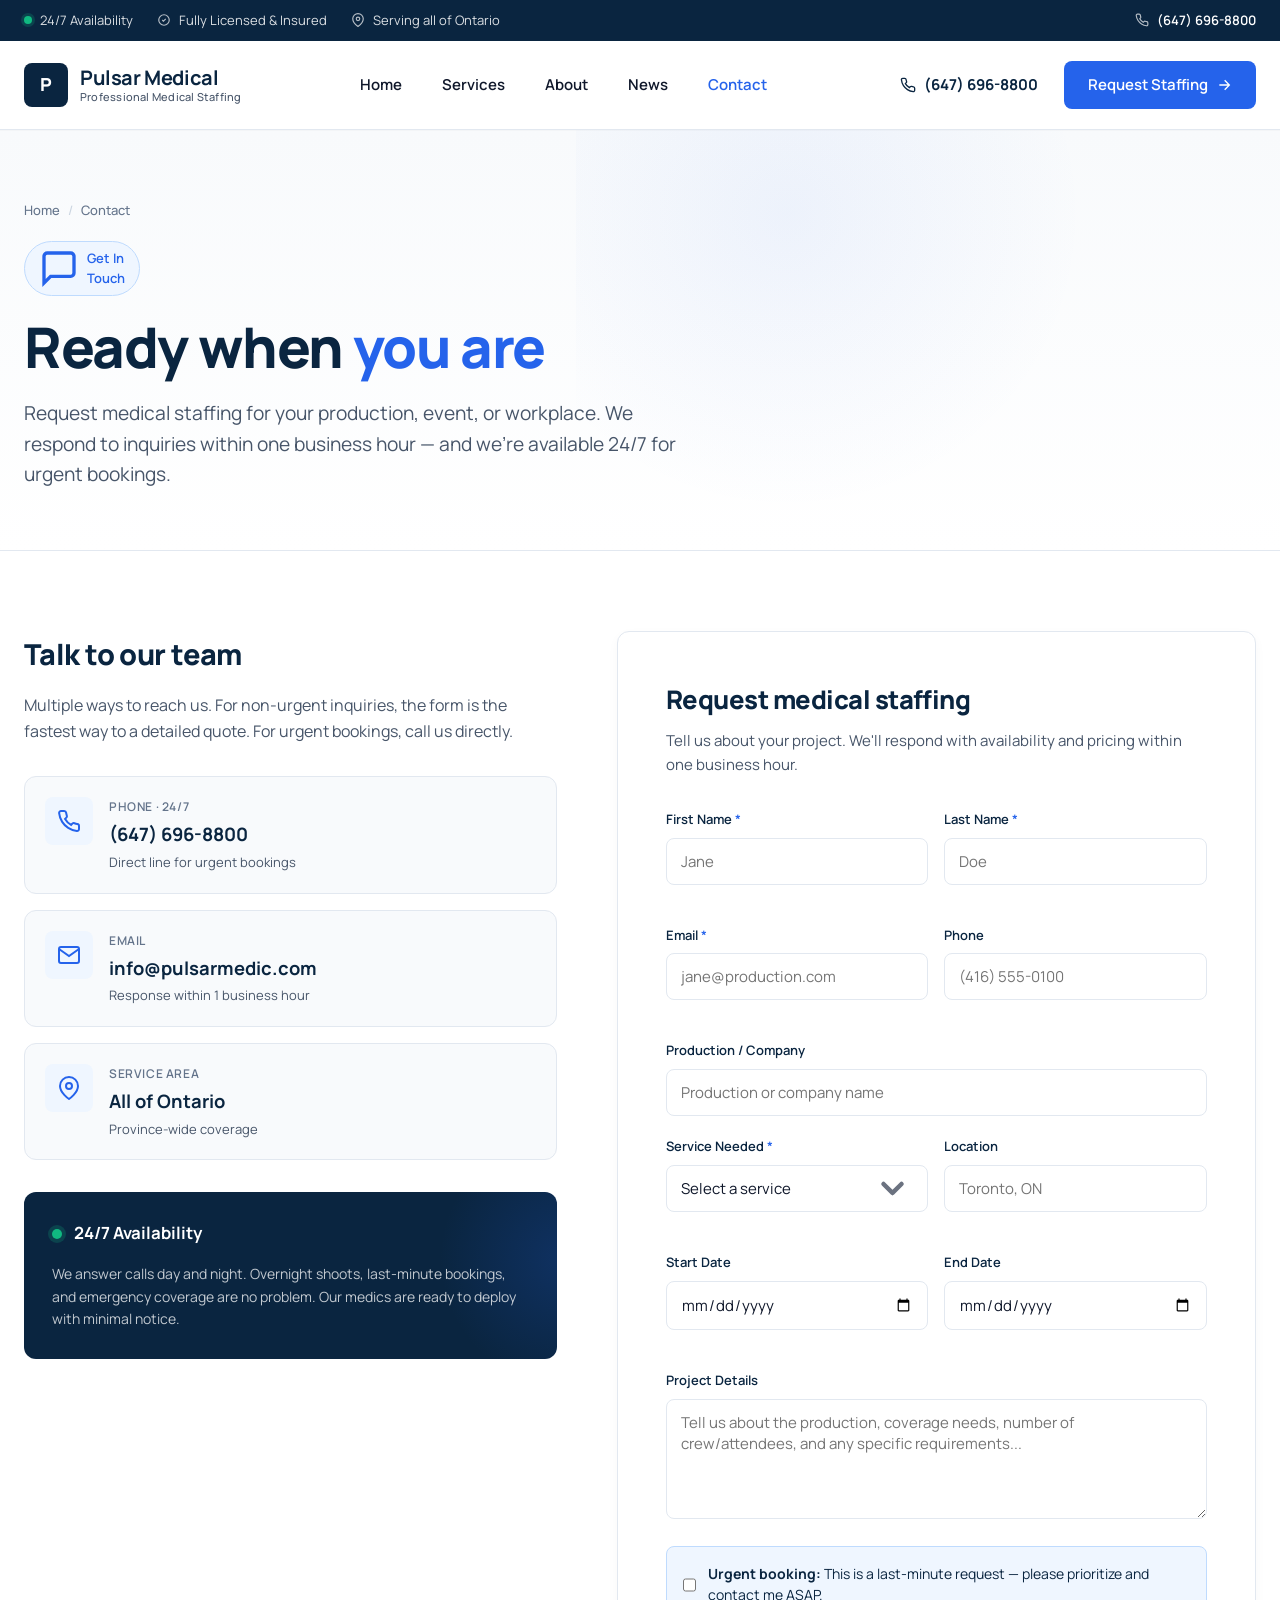
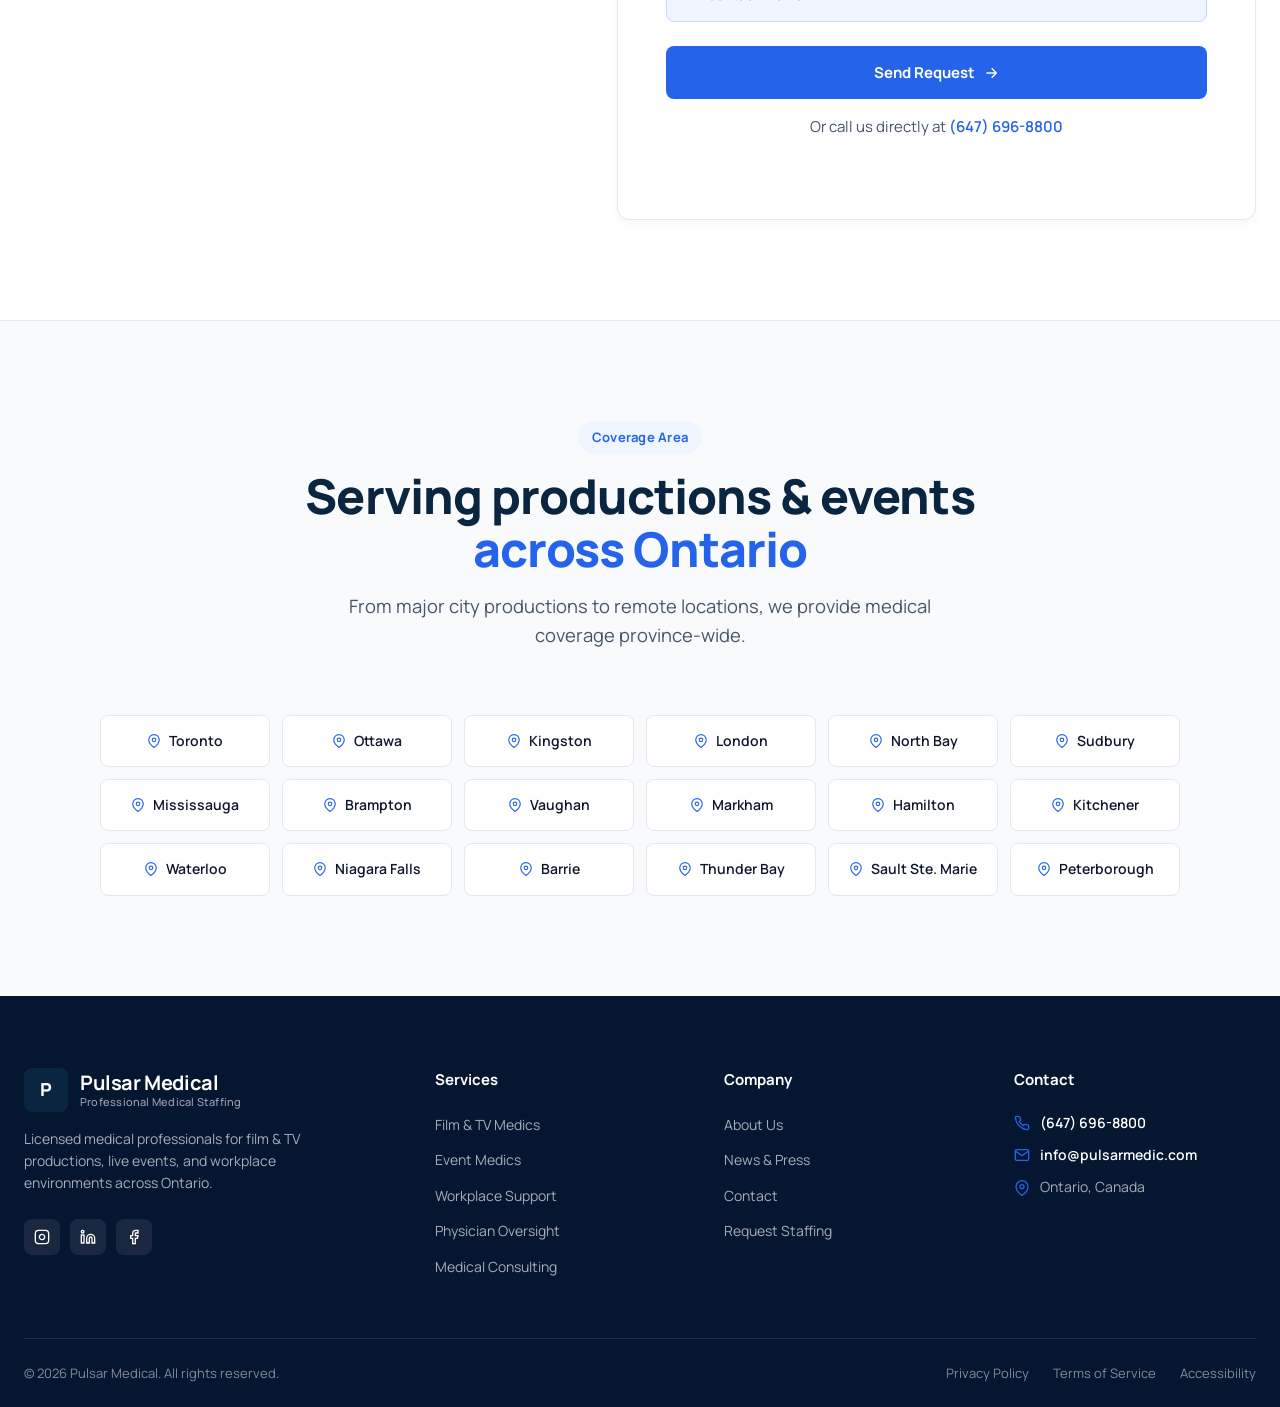
<file: contact.html>
<!DOCTYPE html>
<html lang="en">
<head>
<meta charset="UTF-8"/>
<meta name="viewport" content="width=device-width,initial-scale=1.0"/>
<title>Contact Us | Pulsar Medical — Professional Medical Staffing</title>
<meta name="description" content="Request medical staffing for your production, event, or workplace. 24/7 response. Call (647) 696-8800 or email info@pulsarmedic.com."/>
<link rel="preconnect" href="https://fonts.googleapis.com"/>
<link rel="preconnect" href="https://fonts.gstatic.com" crossorigin/>
<link href="https://fonts.googleapis.com/css2?family=Manrope:wght@400;500;600;700;800&display=swap" rel="stylesheet"/>
<link rel="stylesheet" href="shared.css"/>
<style>
.contact-section{background:var(--white);padding:80px 24px 100px}
.contact-layout{max-width:1280px;margin:0 auto;display:grid;grid-template-columns:1fr 1.2fr;gap:60px;align-items:start}

/* Contact info sidebar */
.contact-info h2{font-size:1.8rem;font-weight:800;color:var(--navy);margin-bottom:16px;letter-spacing:-.02em}
.contact-info>p{color:var(--text-muted);font-size:1rem;line-height:1.6;margin-bottom:32px}
.contact-methods{display:flex;flex-direction:column;gap:16px;margin-bottom:32px}
.contact-method{display:flex;gap:16px;padding:20px;background:var(--gray-50);border:1px solid var(--gray-200);border-radius:var(--radius-lg);transition:all .2s}
.contact-method:hover{border-color:var(--blue);background:var(--white);transform:translateY(-2px);box-shadow:0 10px 30px rgba(10,37,64,.06)}
.contact-method-icon{width:48px;height:48px;background:var(--blue-soft);border-radius:var(--radius);display:flex;align-items:center;justify-content:center;flex-shrink:0}
.contact-method-icon svg{width:24px;height:24px;color:var(--blue)}
.contact-method-text .label{font-size:12px;font-weight:600;color:var(--text-light);letter-spacing:.05em;text-transform:uppercase;margin-bottom:4px}
.contact-method-text .value{font-size:1.15rem;font-weight:700;color:var(--navy);margin-bottom:2px}
.contact-method-text .value a:hover{color:var(--blue)}
.contact-method-text .sub{font-size:13px;color:var(--text-muted)}

.hours-card{background:var(--navy);color:var(--white);border-radius:var(--radius-lg);padding:28px;position:relative;overflow:hidden}
.hours-card::before{content:'';position:absolute;top:-50%;right:-30%;width:300px;height:300px;background:radial-gradient(circle,rgba(37,99,235,.2) 0%,transparent 60%);pointer-events:none}
.hours-card-header{display:flex;align-items:center;gap:12px;margin-bottom:16px;position:relative}
.hours-card-dot{width:10px;height:10px;border-radius:50%;background:#10b981;box-shadow:0 0 0 4px rgba(16,185,129,.2);animation:pulse-status 2s infinite}
.hours-card-header strong{font-size:1.05rem;font-weight:700}
.hours-card p{color:rgba(255,255,255,.75);font-size:14px;line-height:1.6;position:relative}

/* Contact form */
.contact-form{background:var(--white);border:1px solid var(--gray-200);border-radius:var(--radius-lg);padding:48px;box-shadow:0 4px 12px rgba(0,0,0,.03)}
.contact-form h2{font-size:1.6rem;font-weight:800;color:var(--navy);margin-bottom:8px;letter-spacing:-.02em}
.contact-form>p{color:var(--text-muted);font-size:15px;margin-bottom:32px}

.form-group{margin-bottom:20px}
.form-row{display:grid;grid-template-columns:1fr 1fr;gap:16px;margin-bottom:20px}
.form-group label{display:block;font-size:13px;font-weight:600;color:var(--navy);margin-bottom:8px}
.form-group label .req{color:var(--blue)}
.form-group input,.form-group select,.form-group textarea{
  width:100%;
  padding:12px 14px;
  border:1.5px solid var(--gray-200);
  background:var(--white);
  border-radius:var(--radius);
  font-family:inherit;
  font-size:15px;
  color:var(--text);
  transition:all .15s;
  outline:none;
}
.form-group input:focus,.form-group select:focus,.form-group textarea:focus{
  border-color:var(--blue);
  box-shadow:0 0 0 3px rgba(37,99,235,.1);
}
.form-group textarea{resize:vertical;min-height:120px}
.form-group select{
  cursor:pointer;
  appearance:none;
  background-image:url("data:image/svg+xml,%3Csvg xmlns='http://www.w3.org/2000/svg' viewBox='0 0 20 20' fill='%236b7280'%3E%3Cpath fill-rule='evenodd' d='M5.293 7.293a1 1 0 011.414 0L10 10.586l3.293-3.293a1 1 0 111.414 1.414l-4 4a1 1 0 01-1.414 0l-4-4a1 1 0 010-1.414z' clip-rule='evenodd'/%3E%3C/svg%3E");
  background-repeat:no-repeat;
  background-position:right 12px center;
  padding-right:40px;
}
.form-checkbox{display:flex;gap:12px;padding:16px;background:var(--blue-soft);border:1px solid var(--blue-border);border-radius:var(--radius);margin-bottom:24px;font-size:14px;color:var(--navy);line-height:1.5;cursor:pointer}
.form-checkbox input{margin-top:2px;accent-color:var(--blue);flex-shrink:0}
.form-checkbox strong{font-weight:700}
.form-submit{
  width:100%;
  padding:16px;
  background:var(--blue);
  color:var(--white);
  border:none;
  border-radius:var(--radius);
  font-size:15px;
  font-weight:700;
  cursor:pointer;
  transition:all .2s;
  display:flex;
  align-items:center;
  justify-content:center;
  gap:8px;
  font-family:inherit;
}
.form-submit:hover{background:var(--blue-hover);transform:translateY(-1px);box-shadow:0 8px 20px rgba(37,99,235,.3)}
.form-submit svg{width:16px;height:16px}
.form-note{text-align:center;font-size:13px;color:var(--text-light);margin-top:16px}

/* Areas we serve */
.areas{background:var(--gray-50);border-top:1px solid var(--gray-200)}
.areas-grid{display:grid;grid-template-columns:repeat(auto-fit,minmax(160px,1fr));gap:12px;max-width:1080px;margin:0 auto}
.area-item{padding:14px 20px;background:var(--white);border:1px solid var(--gray-200);border-radius:var(--radius);text-align:center;font-size:14px;font-weight:600;color:var(--text);transition:all .15s;display:flex;align-items:center;justify-content:center;gap:8px}
.area-item svg{width:14px;height:14px;color:var(--blue);flex-shrink:0}
.area-item:hover{border-color:var(--blue);color:var(--blue);background:var(--blue-soft)}

@media(max-width:1024px){
  .contact-layout{grid-template-columns:1fr;gap:48px}
}
@media(max-width:768px){
  .contact-form{padding:32px 24px}
  .form-row{grid-template-columns:1fr}
}
</style>
</head>
<body>

<div class="top-bar">
  <div class="top-bar-inner">
    <div class="top-bar-left">
      <span class="top-bar-item"><span class="status-dot"></span>24/7 Availability</span>
      <span class="top-bar-item"><svg viewBox="0 0 24 24" fill="none" stroke="currentColor" stroke-width="2"><path d="M9 12l2 2 4-4"/><path d="M21 12c0 4.97-4.03 9-9 9s-9-4.03-9-9 4.03-9 9-9 9 4.03 9 9z"/></svg>Fully Licensed &amp; Insured</span>
      <span class="top-bar-item"><svg viewBox="0 0 24 24" fill="none" stroke="currentColor" stroke-width="2"><path d="M21 10c0 7-9 13-9 13s-9-6-9-13a9 9 0 0 1 18 0z"/><circle cx="12" cy="10" r="3"/></svg>Serving all of Ontario</span>
    </div>
    <div class="top-bar-item"><svg viewBox="0 0 24 24" fill="none" stroke="currentColor" stroke-width="2"><path d="M22 16.92v3a2 2 0 0 1-2.18 2 19.79 19.79 0 0 1-8.63-3.07 19.5 19.5 0 0 1-6-6 19.79 19.79 0 0 1-3.07-8.67A2 2 0 0 1 4.11 2h3a2 2 0 0 1 2 1.72 12.84 12.84 0 0 0 .7 2.81 2 2 0 0 1-.45 2.11L8.09 9.91a16 16 0 0 0 6 6l1.27-1.27a2 2 0 0 1 2.11-.45 12.84 12.84 0 0 0 2.81.7A2 2 0 0 1 22 16.92z"/></svg><a href="tel:+16476968800">(647) 696-8800</a></div>
  </div>
</div>

<header>
  <div class="nav-inner">
    <a href="index.html" class="logo"><div class="logo-mark">P</div><div class="logo-text">Pulsar Medical<span>Professional Medical Staffing</span></div></a>
    <nav class="nav-links">
      <a href="index.html">Home</a>
      <a href="services.html">Services</a>
      <a href="about.html">About</a>
      <a href="news.html">News</a>
      <a href="contact.html" class="active">Contact</a>
    </nav>
    <div class="nav-cta-group">
      <a href="tel:+16476968800" class="btn-phone"><svg viewBox="0 0 24 24" fill="none" stroke="currentColor" stroke-width="2"><path d="M22 16.92v3a2 2 0 0 1-2.18 2 19.79 19.79 0 0 1-8.63-3.07 19.5 19.5 0 0 1-6-6 19.79 19.79 0 0 1-3.07-8.67A2 2 0 0 1 4.11 2h3a2 2 0 0 1 2 1.72 12.84 12.84 0 0 0 .7 2.81 2 2 0 0 1-.45 2.11L8.09 9.91a16 16 0 0 0 6 6l1.27-1.27a2 2 0 0 1 2.11-.45 12.84 12.84 0 0 0 2.81.7A2 2 0 0 1 22 16.92z"/></svg>(647) 696-8800</a>
      <a href="#form" class="btn-primary">Request Staffing<svg viewBox="0 0 24 24" fill="none" stroke="currentColor" stroke-width="2"><path d="M5 12h14M13 5l7 7-7 7"/></svg></a>
      <button class="hamburger" onclick="document.querySelector('.nav-links').classList.toggle('open')"><span></span><span></span><span></span></button>
    </div>
  </div>
</header>

<section class="page-hero">
  <div class="page-hero-bg"></div>
  <div class="page-hero-inner">
    <div class="breadcrumb"><a href="index.html">Home</a><span class="sep">/</span>Contact</div>
    <div class="badge"><svg viewBox="0 0 24 24" fill="none" stroke="currentColor" stroke-width="2"><path d="M21 15a2 2 0 0 1-2 2H7l-4 4V5a2 2 0 0 1 2-2h14a2 2 0 0 1 2 2z"/></svg>Get In Touch</div>
    <h1>Ready when <span>you are</span></h1>
    <p>Request medical staffing for your production, event, or workplace. We respond to inquiries within one business hour — and we're available 24/7 for urgent bookings.</p>
  </div>
</section>

<section class="contact-section">
  <div class="contact-layout">
    <!-- Contact Info -->
    <div class="contact-info">
      <h2>Talk to our team</h2>
      <p>Multiple ways to reach us. For non-urgent inquiries, the form is the fastest way to a detailed quote. For urgent bookings, call us directly.</p>

      <div class="contact-methods">
        <div class="contact-method">
          <div class="contact-method-icon"><svg viewBox="0 0 24 24" fill="none" stroke="currentColor" stroke-width="2"><path d="M22 16.92v3a2 2 0 0 1-2.18 2 19.79 19.79 0 0 1-8.63-3.07 19.5 19.5 0 0 1-6-6 19.79 19.79 0 0 1-3.07-8.67A2 2 0 0 1 4.11 2h3a2 2 0 0 1 2 1.72 12.84 12.84 0 0 0 .7 2.81 2 2 0 0 1-.45 2.11L8.09 9.91a16 16 0 0 0 6 6l1.27-1.27a2 2 0 0 1 2.11-.45 12.84 12.84 0 0 0 2.81.7A2 2 0 0 1 22 16.92z"/></svg></div>
          <div class="contact-method-text">
            <div class="label">Phone &middot; 24/7</div>
            <div class="value"><a href="tel:+16476968800">(647) 696-8800</a></div>
            <div class="sub">Direct line for urgent bookings</div>
          </div>
        </div>

        <div class="contact-method">
          <div class="contact-method-icon"><svg viewBox="0 0 24 24" fill="none" stroke="currentColor" stroke-width="2"><path d="M4 4h16c1.1 0 2 .9 2 2v12c0 1.1-.9 2-2 2H4c-1.1 0-2-.9-2-2V6c0-1.1.9-2 2-2z"/><polyline points="22,6 12,13 2,6"/></svg></div>
          <div class="contact-method-text">
            <div class="label">Email</div>
            <div class="value"><a href="mailto:info@pulsarmedic.com">info@pulsarmedic.com</a></div>
            <div class="sub">Response within 1 business hour</div>
          </div>
        </div>

        <div class="contact-method">
          <div class="contact-method-icon"><svg viewBox="0 0 24 24" fill="none" stroke="currentColor" stroke-width="2"><path d="M21 10c0 7-9 13-9 13s-9-6-9-13a9 9 0 0 1 18 0z"/><circle cx="12" cy="10" r="3"/></svg></div>
          <div class="contact-method-text">
            <div class="label">Service Area</div>
            <div class="value">All of Ontario</div>
            <div class="sub">Province-wide coverage</div>
          </div>
        </div>
      </div>

      <div class="hours-card">
        <div class="hours-card-header">
          <span class="hours-card-dot"></span>
          <strong>24/7 Availability</strong>
        </div>
        <p>We answer calls day and night. Overnight shoots, last-minute bookings, and emergency coverage are no problem. Our medics are ready to deploy with minimal notice.</p>
      </div>
    </div>

    <!-- Form -->
    <form class="contact-form" id="form" onsubmit="event.preventDefault();alert('Thank you! We will respond within one business hour.');">
      <h2>Request medical staffing</h2>
      <p>Tell us about your project. We'll respond with availability and pricing within one business hour.</p>

      <div class="form-row">
        <div class="form-group">
          <label>First Name <span class="req">*</span></label>
          <input type="text" required placeholder="Jane"/>
        </div>
        <div class="form-group">
          <label>Last Name <span class="req">*</span></label>
          <input type="text" required placeholder="Doe"/>
        </div>
      </div>

      <div class="form-row">
        <div class="form-group">
          <label>Email <span class="req">*</span></label>
          <input type="email" required placeholder="jane@production.com"/>
        </div>
        <div class="form-group">
          <label>Phone</label>
          <input type="tel" placeholder="(416) 555-0100"/>
        </div>
      </div>

      <div class="form-group">
        <label>Production / Company</label>
        <input type="text" placeholder="Production or company name"/>
      </div>

      <div class="form-row">
        <div class="form-group">
          <label>Service Needed <span class="req">*</span></label>
          <select required>
            <option value="">Select a service</option>
            <option>Film &amp; TV Set Medic</option>
            <option>Event / Festival Medic</option>
            <option>Workplace Medical Support</option>
            <option>Medical Consulting</option>
            <option>Specialty Medical Extras</option>
            <option>Other / Not sure</option>
          </select>
        </div>
        <div class="form-group">
          <label>Location</label>
          <input type="text" placeholder="Toronto, ON"/>
        </div>
      </div>

      <div class="form-row">
        <div class="form-group">
          <label>Start Date</label>
          <input type="date"/>
        </div>
        <div class="form-group">
          <label>End Date</label>
          <input type="date"/>
        </div>
      </div>

      <div class="form-group">
        <label>Project Details</label>
        <textarea placeholder="Tell us about the production, coverage needs, number of crew/attendees, and any specific requirements..."></textarea>
      </div>

      <label class="form-checkbox">
        <input type="checkbox"/>
        <span><strong>Urgent booking:</strong> This is a last-minute request &mdash; please prioritize and contact me ASAP.</span>
      </label>

      <button type="submit" class="form-submit">
        Send Request
        <svg viewBox="0 0 24 24" fill="none" stroke="currentColor" stroke-width="2"><path d="M5 12h14M13 5l7 7-7 7"/></svg>
      </button>
      <p class="form-note">Or call us directly at <a href="tel:+16476968800" style="color:var(--blue);font-weight:600">(647) 696-8800</a></p>
    </form>
  </div>
</section>

<!-- Areas -->
<section class="areas">
  <div class="container">
    <div class="section-head">
      <span class="section-eyebrow">Coverage Area</span>
      <h2>Serving productions &amp; events <span>across Ontario</span></h2>
      <p>From major city productions to remote locations, we provide medical coverage province-wide.</p>
    </div>
    <div class="areas-grid">
      <div class="area-item"><svg viewBox="0 0 24 24" fill="none" stroke="currentColor" stroke-width="2"><path d="M21 10c0 7-9 13-9 13s-9-6-9-13a9 9 0 0 1 18 0z"/><circle cx="12" cy="10" r="3"/></svg>Toronto</div>
      <div class="area-item"><svg viewBox="0 0 24 24" fill="none" stroke="currentColor" stroke-width="2"><path d="M21 10c0 7-9 13-9 13s-9-6-9-13a9 9 0 0 1 18 0z"/><circle cx="12" cy="10" r="3"/></svg>Ottawa</div>
      <div class="area-item"><svg viewBox="0 0 24 24" fill="none" stroke="currentColor" stroke-width="2"><path d="M21 10c0 7-9 13-9 13s-9-6-9-13a9 9 0 0 1 18 0z"/><circle cx="12" cy="10" r="3"/></svg>Kingston</div>
      <div class="area-item"><svg viewBox="0 0 24 24" fill="none" stroke="currentColor" stroke-width="2"><path d="M21 10c0 7-9 13-9 13s-9-6-9-13a9 9 0 0 1 18 0z"/><circle cx="12" cy="10" r="3"/></svg>London</div>
      <div class="area-item"><svg viewBox="0 0 24 24" fill="none" stroke="currentColor" stroke-width="2"><path d="M21 10c0 7-9 13-9 13s-9-6-9-13a9 9 0 0 1 18 0z"/><circle cx="12" cy="10" r="3"/></svg>North Bay</div>
      <div class="area-item"><svg viewBox="0 0 24 24" fill="none" stroke="currentColor" stroke-width="2"><path d="M21 10c0 7-9 13-9 13s-9-6-9-13a9 9 0 0 1 18 0z"/><circle cx="12" cy="10" r="3"/></svg>Sudbury</div>
      <div class="area-item"><svg viewBox="0 0 24 24" fill="none" stroke="currentColor" stroke-width="2"><path d="M21 10c0 7-9 13-9 13s-9-6-9-13a9 9 0 0 1 18 0z"/><circle cx="12" cy="10" r="3"/></svg>Mississauga</div>
      <div class="area-item"><svg viewBox="0 0 24 24" fill="none" stroke="currentColor" stroke-width="2"><path d="M21 10c0 7-9 13-9 13s-9-6-9-13a9 9 0 0 1 18 0z"/><circle cx="12" cy="10" r="3"/></svg>Brampton</div>
      <div class="area-item"><svg viewBox="0 0 24 24" fill="none" stroke="currentColor" stroke-width="2"><path d="M21 10c0 7-9 13-9 13s-9-6-9-13a9 9 0 0 1 18 0z"/><circle cx="12" cy="10" r="3"/></svg>Vaughan</div>
      <div class="area-item"><svg viewBox="0 0 24 24" fill="none" stroke="currentColor" stroke-width="2"><path d="M21 10c0 7-9 13-9 13s-9-6-9-13a9 9 0 0 1 18 0z"/><circle cx="12" cy="10" r="3"/></svg>Markham</div>
      <div class="area-item"><svg viewBox="0 0 24 24" fill="none" stroke="currentColor" stroke-width="2"><path d="M21 10c0 7-9 13-9 13s-9-6-9-13a9 9 0 0 1 18 0z"/><circle cx="12" cy="10" r="3"/></svg>Hamilton</div>
      <div class="area-item"><svg viewBox="0 0 24 24" fill="none" stroke="currentColor" stroke-width="2"><path d="M21 10c0 7-9 13-9 13s-9-6-9-13a9 9 0 0 1 18 0z"/><circle cx="12" cy="10" r="3"/></svg>Kitchener</div>
      <div class="area-item"><svg viewBox="0 0 24 24" fill="none" stroke="currentColor" stroke-width="2"><path d="M21 10c0 7-9 13-9 13s-9-6-9-13a9 9 0 0 1 18 0z"/><circle cx="12" cy="10" r="3"/></svg>Waterloo</div>
      <div class="area-item"><svg viewBox="0 0 24 24" fill="none" stroke="currentColor" stroke-width="2"><path d="M21 10c0 7-9 13-9 13s-9-6-9-13a9 9 0 0 1 18 0z"/><circle cx="12" cy="10" r="3"/></svg>Niagara Falls</div>
      <div class="area-item"><svg viewBox="0 0 24 24" fill="none" stroke="currentColor" stroke-width="2"><path d="M21 10c0 7-9 13-9 13s-9-6-9-13a9 9 0 0 1 18 0z"/><circle cx="12" cy="10" r="3"/></svg>Barrie</div>
      <div class="area-item"><svg viewBox="0 0 24 24" fill="none" stroke="currentColor" stroke-width="2"><path d="M21 10c0 7-9 13-9 13s-9-6-9-13a9 9 0 0 1 18 0z"/><circle cx="12" cy="10" r="3"/></svg>Thunder Bay</div>
      <div class="area-item"><svg viewBox="0 0 24 24" fill="none" stroke="currentColor" stroke-width="2"><path d="M21 10c0 7-9 13-9 13s-9-6-9-13a9 9 0 0 1 18 0z"/><circle cx="12" cy="10" r="3"/></svg>Sault Ste. Marie</div>
      <div class="area-item"><svg viewBox="0 0 24 24" fill="none" stroke="currentColor" stroke-width="2"><path d="M21 10c0 7-9 13-9 13s-9-6-9-13a9 9 0 0 1 18 0z"/><circle cx="12" cy="10" r="3"/></svg>Peterborough</div>
    </div>
  </div>
</section>

<footer>
  <div class="footer-inner">
    <div class="footer-grid">
      <div class="footer-brand">
        <a href="index.html" class="logo"><div class="logo-mark">P</div><div class="logo-text">Pulsar Medical<span>Professional Medical Staffing</span></div></a>
        <p>Licensed medical professionals for film &amp; TV productions, live events, and workplace environments across Ontario.</p>
        <div class="footer-social">
          <a href="https://www.instagram.com/pulsarfilmsolutions" target="_blank" aria-label="Instagram"><svg viewBox="0 0 24 24" fill="none" stroke="currentColor" stroke-width="2"><rect x="2" y="2" width="20" height="20" rx="5"/><path d="M16 11.37A4 4 0 1 1 12.63 8 4 4 0 0 1 16 11.37z"/><line x1="17.5" y1="6.5" x2="17.51" y2="6.5"/></svg></a>
          <a href="https://www.linkedin.com/company/pulsaruv/" target="_blank" aria-label="LinkedIn"><svg viewBox="0 0 24 24" fill="none" stroke="currentColor" stroke-width="2"><path d="M16 8a6 6 0 0 1 6 6v7h-4v-7a2 2 0 0 0-4 0v7h-4v-7a6 6 0 0 1 6-6z"/><rect x="2" y="9" width="4" height="12"/><circle cx="4" cy="4" r="2"/></svg></a>
          <a href="https://www.facebook.com/share/1CPwoWj11r/" target="_blank" aria-label="Facebook"><svg viewBox="0 0 24 24" fill="none" stroke="currentColor" stroke-width="2"><path d="M18 2h-3a5 5 0 0 0-5 5v3H7v4h3v8h4v-8h3l1-4h-4V7a1 1 0 0 1 1-1h3z"/></svg></a>
        </div>
      </div>
      <div class="footer-col"><h4>Services</h4><ul><li><a href="services.html">Film &amp; TV Medics</a></li><li><a href="services.html">Event Medics</a></li><li><a href="services.html">Workplace Support</a></li><li><a href="services.html">Physician Oversight</a></li><li><a href="services.html">Medical Consulting</a></li></ul></div>
      <div class="footer-col"><h4>Company</h4><ul><li><a href="about.html">About Us</a></li><li><a href="news.html">News &amp; Press</a></li><li><a href="contact.html">Contact</a></li><li><a href="contact.html">Request Staffing</a></li></ul></div>
      <div class="footer-col">
        <h4>Contact</h4>
        <div class="contact-item"><svg viewBox="0 0 24 24" fill="none" stroke="currentColor" stroke-width="2"><path d="M22 16.92v3a2 2 0 0 1-2.18 2 19.79 19.79 0 0 1-8.63-3.07 19.5 19.5 0 0 1-6-6 19.79 19.79 0 0 1-3.07-8.67A2 2 0 0 1 4.11 2h3a2 2 0 0 1 2 1.72 12.84 12.84 0 0 0 .7 2.81 2 2 0 0 1-.45 2.11L8.09 9.91a16 16 0 0 0 6 6l1.27-1.27a2 2 0 0 1 2.11-.45 12.84 12.84 0 0 0 2.81.7A2 2 0 0 1 22 16.92z"/></svg><a href="tel:+16476968800">(647) 696-8800</a></div>
        <div class="contact-item"><svg viewBox="0 0 24 24" fill="none" stroke="currentColor" stroke-width="2"><path d="M4 4h16c1.1 0 2 .9 2 2v12c0 1.1-.9 2-2 2H4c-1.1 0-2-.9-2-2V6c0-1.1.9-2 2-2z"/><polyline points="22,6 12,13 2,6"/></svg><a href="mailto:info@pulsarmedic.com">info@pulsarmedic.com</a></div>
        <div class="contact-item"><svg viewBox="0 0 24 24" fill="none" stroke="currentColor" stroke-width="2"><path d="M21 10c0 7-9 13-9 13s-9-6-9-13a9 9 0 0 1 18 0z"/><circle cx="12" cy="10" r="3"/></svg>Ontario, Canada</div>
      </div>
    </div>
    <div class="footer-bottom">
      <div>&copy; 2026 Pulsar Medical. All rights reserved.</div>
      <div class="footer-legal"><a href="#">Privacy Policy</a><a href="#">Terms of Service</a><a href="#">Accessibility</a></div>
    </div>
  </div>
</footer>

</body>
</html>
</file>
<file: shared.css>
/* ============================================
   PULSAR MEDICAL — SHARED STYLES
   ============================================ */

:root{
  --navy:#0a2540;
  --navy-dark:#051630;
  --navy-light:#1d3a5f;
  --blue:#2563eb;
  --blue-hover:#1d4ed8;
  --blue-soft:#eff6ff;
  --blue-border:#bfdbfe;
  --text:#0f172a;
  --text-muted:#475569;
  --text-light:#64748b;
  --gray-50:#f8fafc;
  --gray-100:#f1f5f9;
  --gray-200:#e2e8f0;
  --gray-300:#cbd5e1;
  --white:#ffffff;
  --green:#059669;
  --radius:8px;
  --radius-lg:12px;
}
*,*::before,*::after{margin:0;padding:0;box-sizing:border-box}
html{scroll-behavior:smooth}
body{
  font-family:'Manrope',-apple-system,BlinkMacSystemFont,sans-serif;
  color:var(--text);
  background:var(--white);
  line-height:1.6;
  -webkit-font-smoothing:antialiased;
  font-weight:400;
}
a{color:inherit;text-decoration:none}
img{max-width:100%;display:block}

/* TOP BAR */
.top-bar{background:var(--navy);color:var(--white);padding:10px 0;font-size:13px}
.top-bar-inner{max-width:1280px;margin:0 auto;padding:0 24px;display:flex;justify-content:space-between;align-items:center;flex-wrap:wrap;gap:12px}
.top-bar-left{display:flex;gap:24px;align-items:center;flex-wrap:wrap}
.top-bar-item{display:flex;align-items:center;gap:8px;color:rgba(255,255,255,.85)}
.top-bar-item svg{width:14px;height:14px;color:rgba(255,255,255,.7)}
.top-bar-item a{color:var(--white);font-weight:600}
.top-bar-item a:hover{text-decoration:underline}
.status-dot{width:8px;height:8px;border-radius:50%;background:#10b981;box-shadow:0 0 0 3px rgba(16,185,129,.2);animation:pulse-status 2s infinite}
@keyframes pulse-status{0%,100%{box-shadow:0 0 0 3px rgba(16,185,129,.2)}50%{box-shadow:0 0 0 6px rgba(16,185,129,.1)}}

/* HEADER/NAV */
header{background:var(--white);border-bottom:1px solid var(--gray-200);position:sticky;top:0;z-index:100;box-shadow:0 1px 0 rgba(0,0,0,.02)}
.nav-inner{max-width:1280px;margin:0 auto;padding:20px 24px;display:flex;align-items:center;justify-content:space-between;gap:40px}
.logo{display:flex;align-items:center;gap:12px}
.logo-mark{width:44px;height:44px;background:var(--navy);border-radius:var(--radius);display:flex;align-items:center;justify-content:center;color:var(--white);font-weight:800;font-size:18px;letter-spacing:-.02em}
.logo-text{font-weight:700;font-size:20px;color:var(--navy);letter-spacing:-.02em;line-height:1.1}
.logo-text span{display:block;font-size:11px;font-weight:500;color:var(--text-muted);letter-spacing:.02em;margin-top:2px}
.nav-links{display:flex;gap:8px;align-items:center}
.nav-links>a{padding:10px 16px;font-size:15px;font-weight:600;color:var(--text);border-radius:var(--radius);transition:all .15s}
.nav-links>a:hover{background:var(--gray-100);color:var(--navy)}
.nav-links>a.active{color:var(--blue)}
.nav-cta-group{display:flex;gap:12px;align-items:center}
.btn-phone{display:flex;align-items:center;gap:8px;font-size:15px;font-weight:700;color:var(--navy);padding:10px 14px}
.btn-phone svg{width:16px;height:16px}

/* BUTTONS */
.btn-primary{background:var(--blue);color:var(--white);padding:12px 24px;border-radius:var(--radius);font-size:15px;font-weight:600;transition:all .15s;display:inline-flex;align-items:center;gap:8px;border:none;cursor:pointer;font-family:inherit}
.btn-primary:hover{background:var(--blue-hover);transform:translateY(-1px);box-shadow:0 4px 12px rgba(37,99,235,.3)}
.btn-primary svg{width:16px;height:16px}
.btn-primary-lg{padding:14px 28px;font-size:16px}
.btn-secondary{background:var(--white);color:var(--navy);padding:12px 24px;border-radius:var(--radius);font-size:15px;font-weight:600;transition:all .15s;border:1.5px solid var(--gray-300);display:inline-flex;align-items:center;gap:8px;cursor:pointer;font-family:inherit}
.btn-secondary:hover{border-color:var(--navy);background:var(--gray-50)}
.btn-secondary-lg{padding:14px 28px;font-size:16px}
.btn-white{background:var(--white);color:var(--navy);padding:14px 28px;border-radius:var(--radius);font-size:16px;font-weight:600;transition:all .15s;display:inline-flex;align-items:center;gap:8px}
.btn-white:hover{background:var(--blue-soft);transform:translateY(-1px)}
.btn-outline-white{background:transparent;color:var(--white);padding:14px 28px;border-radius:var(--radius);font-size:16px;font-weight:600;border:1.5px solid rgba(255,255,255,.3);transition:all .15s;display:inline-flex;align-items:center;gap:8px}
.btn-outline-white:hover{background:rgba(255,255,255,.1);border-color:var(--white)}
.hamburger{display:none;background:none;border:none;cursor:pointer;padding:8px}
.hamburger span{display:block;width:22px;height:2px;background:var(--navy);margin:5px 0;border-radius:2px}

/* PAGE HERO (subpage hero) */
.page-hero{background:linear-gradient(180deg,var(--gray-50) 0%,var(--white) 100%);padding:70px 24px 60px;position:relative;overflow:hidden;border-bottom:1px solid var(--gray-200)}
.page-hero-bg{position:absolute;top:0;right:0;width:55%;height:100%;background-image:radial-gradient(circle at 30% 20%,rgba(37,99,235,.06) 0%,transparent 50%);pointer-events:none}
.page-hero-inner{max-width:1280px;margin:0 auto;position:relative}
.breadcrumb{font-size:13px;color:var(--text-light);font-weight:500;margin-bottom:20px}
.breadcrumb a:hover{color:var(--blue)}
.breadcrumb .sep{margin:0 8px;color:var(--gray-300)}
.page-hero .badge{display:inline-flex;align-items:center;gap:8px;padding:6px 14px;background:var(--blue-soft);border:1px solid var(--blue-border);border-radius:100px;font-size:13px;font-weight:600;color:var(--blue);margin-bottom:20px}
.page-hero h1{font-size:clamp(2rem,4.5vw,3.5rem);font-weight:800;color:var(--navy);line-height:1.1;letter-spacing:-.025em;margin-bottom:20px;max-width:880px}
.page-hero h1 span{color:var(--blue)}
.page-hero p{font-size:1.2rem;color:var(--text-muted);line-height:1.6;max-width:680px}

/* SECTION BASICS */
section{padding:100px 24px}
.container{max-width:1280px;margin:0 auto}
.section-head{text-align:center;margin-bottom:64px}
.section-eyebrow{display:inline-block;padding:6px 14px;background:var(--blue-soft);color:var(--blue);border-radius:100px;font-size:13px;font-weight:700;margin-bottom:16px;letter-spacing:.02em}
.section-head h2{font-size:clamp(2rem,3.8vw,3rem);font-weight:800;color:var(--navy);line-height:1.1;letter-spacing:-.02em;margin-bottom:16px;max-width:780px;margin-left:auto;margin-right:auto}
.section-head h2 span{color:var(--blue)}
.section-head p{font-size:1.15rem;color:var(--text-muted);max-width:620px;margin:0 auto;line-height:1.6}
.section-head.left{text-align:left}
.section-head.left h2,.section-head.left p{margin-left:0}

/* CTA SECTION */
.cta{background:linear-gradient(135deg,var(--navy) 0%,var(--navy-dark) 100%);padding:80px 24px;position:relative;overflow:hidden}
.cta::before{content:'';position:absolute;top:-30%;left:-10%;width:500px;height:500px;background:radial-gradient(circle,rgba(37,99,235,.15) 0%,transparent 60%);pointer-events:none}
.cta-inner{max-width:900px;margin:0 auto;text-align:center;position:relative;color:var(--white)}
.cta h2{font-size:clamp(2rem,4vw,3rem);font-weight:800;color:var(--white);line-height:1.1;letter-spacing:-.02em;margin-bottom:20px}
.cta p{color:rgba(255,255,255,.8);font-size:1.15rem;line-height:1.6;margin-bottom:36px;max-width:600px;margin-left:auto;margin-right:auto}
.cta-actions{display:flex;gap:14px;justify-content:center;flex-wrap:wrap}

/* FOOTER */
footer{background:var(--navy-dark);color:rgba(255,255,255,.7);padding:72px 24px 24px}
.footer-inner{max-width:1280px;margin:0 auto}
.footer-grid{display:grid;grid-template-columns:1.5fr 1fr 1fr 1fr;gap:48px;padding-bottom:48px;border-bottom:1px solid rgba(255,255,255,.1)}
.footer-brand .logo-text{color:var(--white)}
.footer-brand .logo-text span{color:rgba(255,255,255,.6)}
.footer-brand p{font-size:14px;line-height:1.6;color:rgba(255,255,255,.65);max-width:300px;margin-top:16px;margin-bottom:24px}
.footer-social{display:flex;gap:10px}
.footer-social a{width:36px;height:36px;border-radius:8px;background:rgba(255,255,255,.08);display:flex;align-items:center;justify-content:center;transition:background .2s}
.footer-social a:hover{background:var(--blue)}
.footer-social svg{width:16px;height:16px;color:var(--white)}
.footer-col h4{color:var(--white);font-size:15px;font-weight:700;margin-bottom:20px}
.footer-col ul{list-style:none}
.footer-col li{margin-bottom:10px}
.footer-col a{font-size:14px;color:rgba(255,255,255,.65);transition:color .15s}
.footer-col a:hover{color:var(--white)}
.footer-col .contact-item{display:flex;align-items:center;gap:10px;font-size:14px;color:rgba(255,255,255,.65);margin-bottom:10px}
.footer-col .contact-item svg{width:16px;height:16px;color:var(--blue)}
.footer-col .contact-item a{color:var(--white);font-weight:600}
.footer-bottom{padding-top:24px;display:flex;justify-content:space-between;align-items:center;flex-wrap:wrap;gap:16px;font-size:13px;color:rgba(255,255,255,.5)}
.footer-legal{display:flex;gap:24px;flex-wrap:wrap}
.footer-legal a:hover{color:var(--white)}

/* RESPONSIVE */
@media(max-width:1024px){
  .footer-grid{grid-template-columns:1fr 1fr;gap:40px}
}
@media(max-width:768px){
  .top-bar-inner{justify-content:center;font-size:12px}
  .top-bar-left{gap:16px;justify-content:center}
  .nav-links,.btn-phone{display:none}
  .nav-links.open{display:flex;flex-direction:column;position:absolute;top:100%;left:0;right:0;background:var(--white);padding:20px;gap:4px;border-bottom:1px solid var(--gray-200);box-shadow:0 4px 12px rgba(0,0,0,.05)}
  .nav-links.open>a{width:100%;padding:14px 16px}
  .hamburger{display:block}
  section{padding:60px 20px}
  .page-hero{padding:50px 20px 40px}
  .footer-grid{grid-template-columns:1fr;gap:32px}
  .footer-bottom{justify-content:center;text-align:center}
  .cta-actions{flex-direction:column}
  .btn-white,.btn-outline-white{width:100%;justify-content:center}
}
</file>
